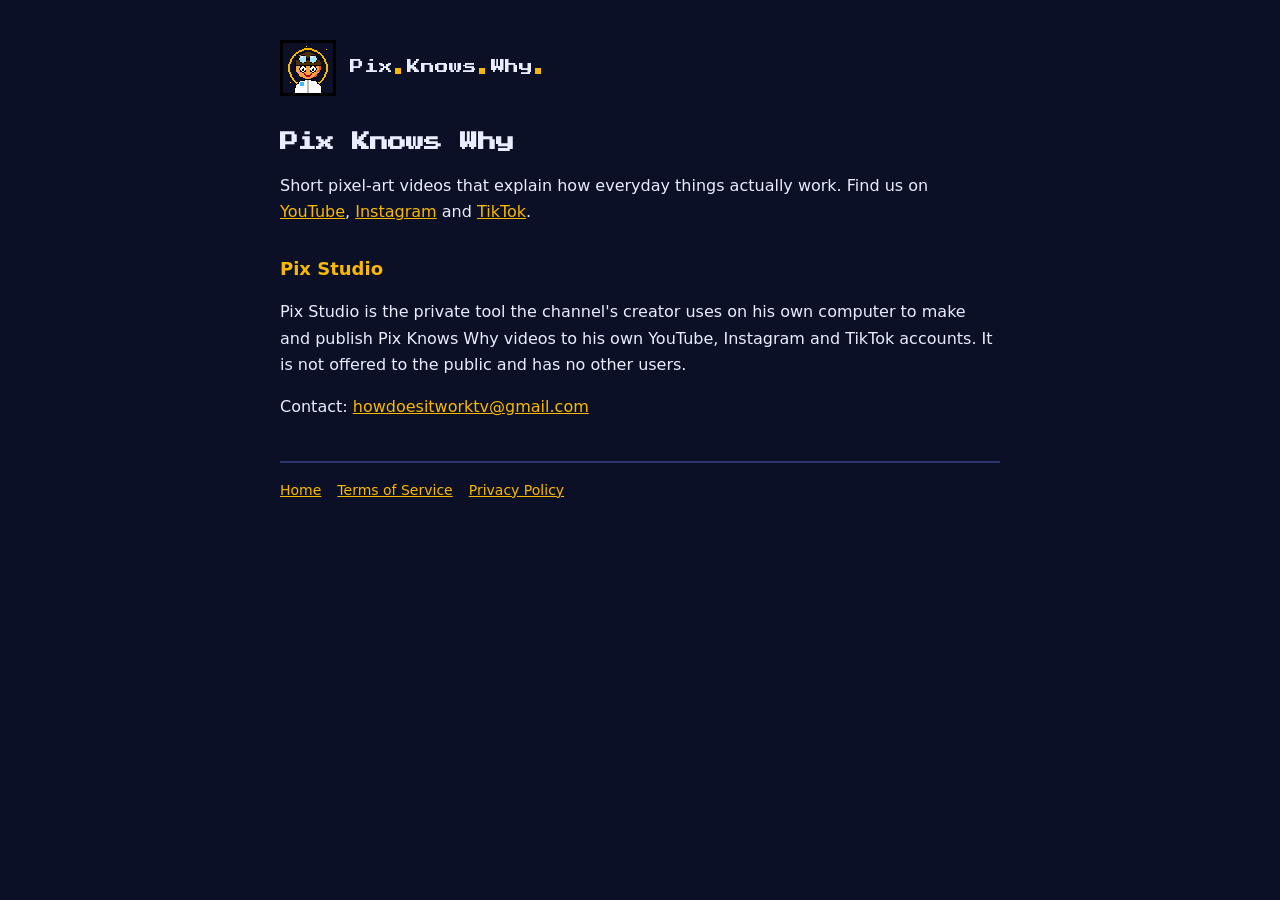
<file: index.html>
<!doctype html><html lang="en"><head><meta charset="utf-8"><meta name="viewport" content="width=device-width,initial-scale=1"><title>Pix Knows Why</title><link rel="stylesheet" href="style.css"></head><body><main><header><img src="pix.png" alt=""><div class="brand">Pix<i></i>Knows<i></i>Why<i></i></div></header>
<h1>Pix Knows Why</h1>
<p>Short pixel-art videos that explain how everyday things actually work. Find us on
<a href="https://www.youtube.com/@pixknowswhy">YouTube</a>, <a href="https://www.instagram.com/pixknowswhy">Instagram</a> and
<a href="https://www.tiktok.com/@pixknowswhy">TikTok</a>.</p>
<h2>Pix Studio</h2>
<p>Pix Studio is the private tool the channel's creator uses on his own computer to make and publish Pix Knows Why
videos to his own YouTube, Instagram and TikTok accounts. It is not offered to the public and has no other users.</p>
<p>Contact: <a href="mailto:howdoesitworktv@gmail.com">howdoesitworktv@gmail.com</a></p>
<nav><a href="index.html">Home</a><a href="terms.html">Terms of Service</a><a href="privacy.html">Privacy Policy</a></nav></main></body></html>
</file>
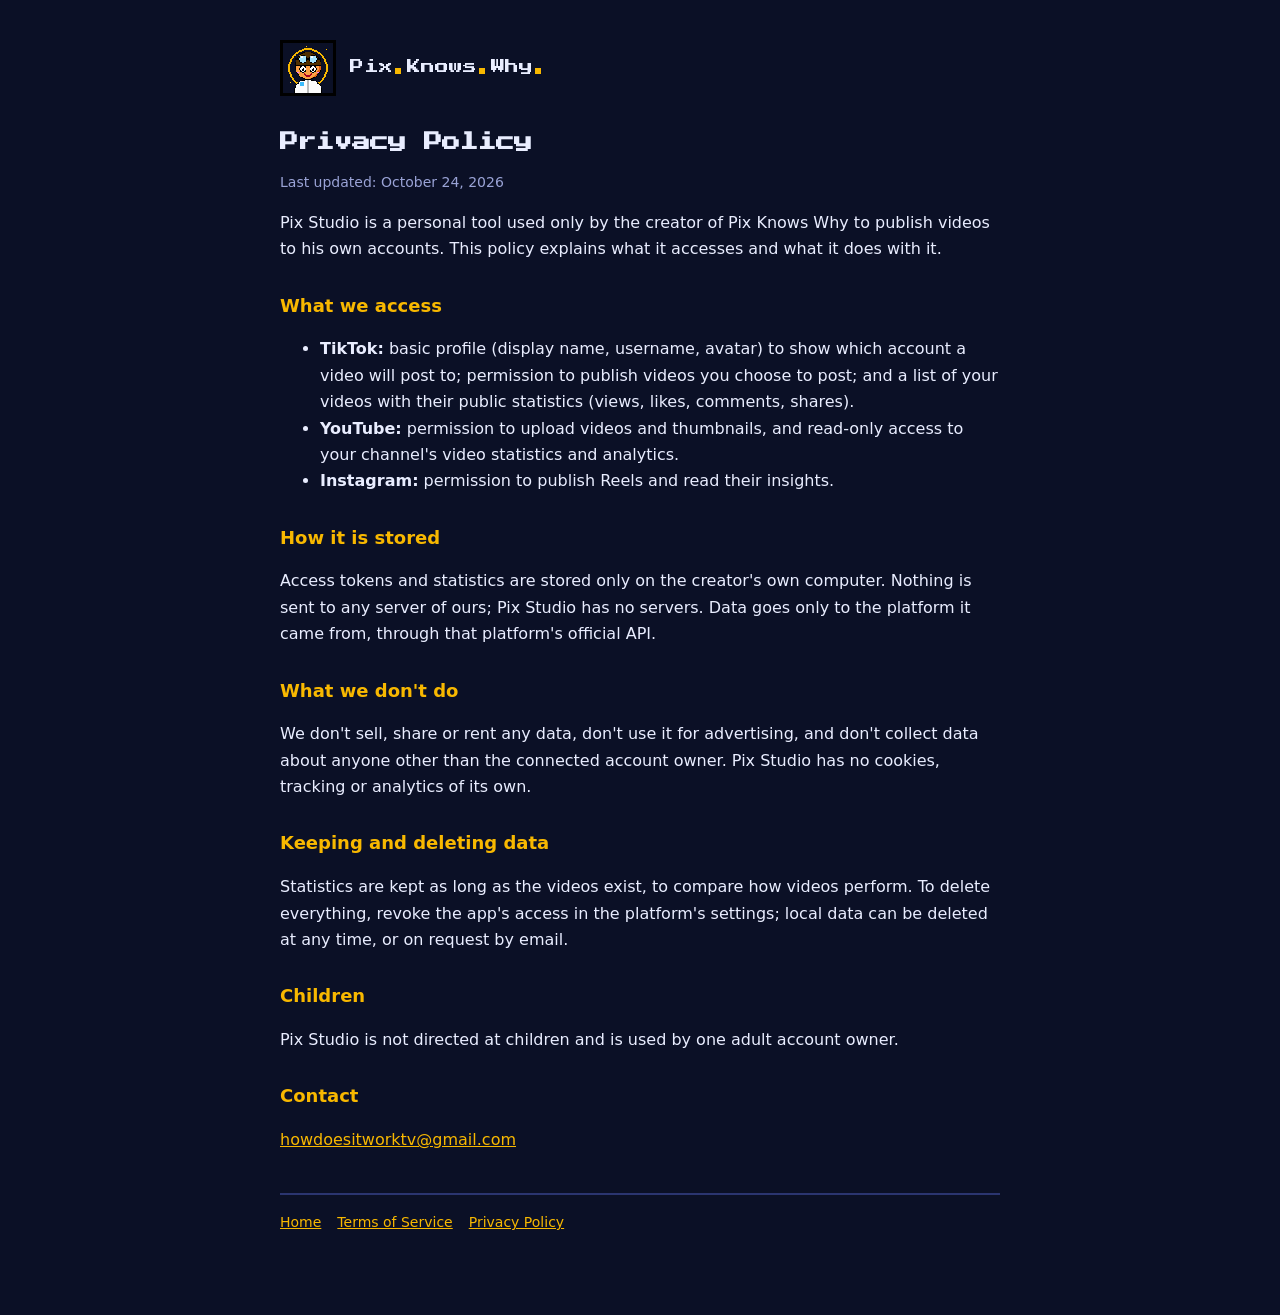
<file: privacy.html>
<!doctype html><html lang="en"><head><meta charset="utf-8"><meta name="viewport" content="width=device-width,initial-scale=1"><title>Privacy Policy</title><link rel="stylesheet" href="style.css"></head><body><main><header><img src="pix.png" alt=""><div class="brand">Pix<i></i>Knows<i></i>Why<i></i></div></header>
<h1>Privacy Policy</h1>
<p class="muted">Last updated: October 24, 2026</p>
<p>Pix Studio is a personal tool used only by the creator of Pix Knows Why to publish videos to his own accounts.
This policy explains what it accesses and what it does with it.</p>
<h2>What we access</h2>
<ul>
<li><b>TikTok:</b> basic profile (display name, username, avatar) to show which account a video will post to;
permission to publish videos you choose to post; and a list of your videos with their public statistics (views,
likes, comments, shares).</li>
<li><b>YouTube:</b> permission to upload videos and thumbnails, and read-only access to your channel's video
statistics and analytics.</li>
<li><b>Instagram:</b> permission to publish Reels and read their insights.</li>
</ul>
<h2>How it is stored</h2>
<p>Access tokens and statistics are stored only on the creator's own computer. Nothing is sent to any server of
ours; Pix Studio has no servers. Data goes only to the platform it came from, through that platform's official API.</p>
<h2>What we don't do</h2>
<p>We don't sell, share or rent any data, don't use it for advertising, and don't collect data about anyone other
than the connected account owner. Pix Studio has no cookies, tracking or analytics of its own.</p>
<h2>Keeping and deleting data</h2>
<p>Statistics are kept as long as the videos exist, to compare how videos perform. To delete everything, revoke the
app's access in the platform's settings; local data can be deleted at any time, or on request by email.</p>
<h2>Children</h2>
<p>Pix Studio is not directed at children and is used by one adult account owner.</p>
<h2>Contact</h2>
<p><a href="mailto:howdoesitworktv@gmail.com">howdoesitworktv@gmail.com</a></p>
<nav><a href="index.html">Home</a><a href="terms.html">Terms of Service</a><a href="privacy.html">Privacy Policy</a></nav></main></body></html>
</file>
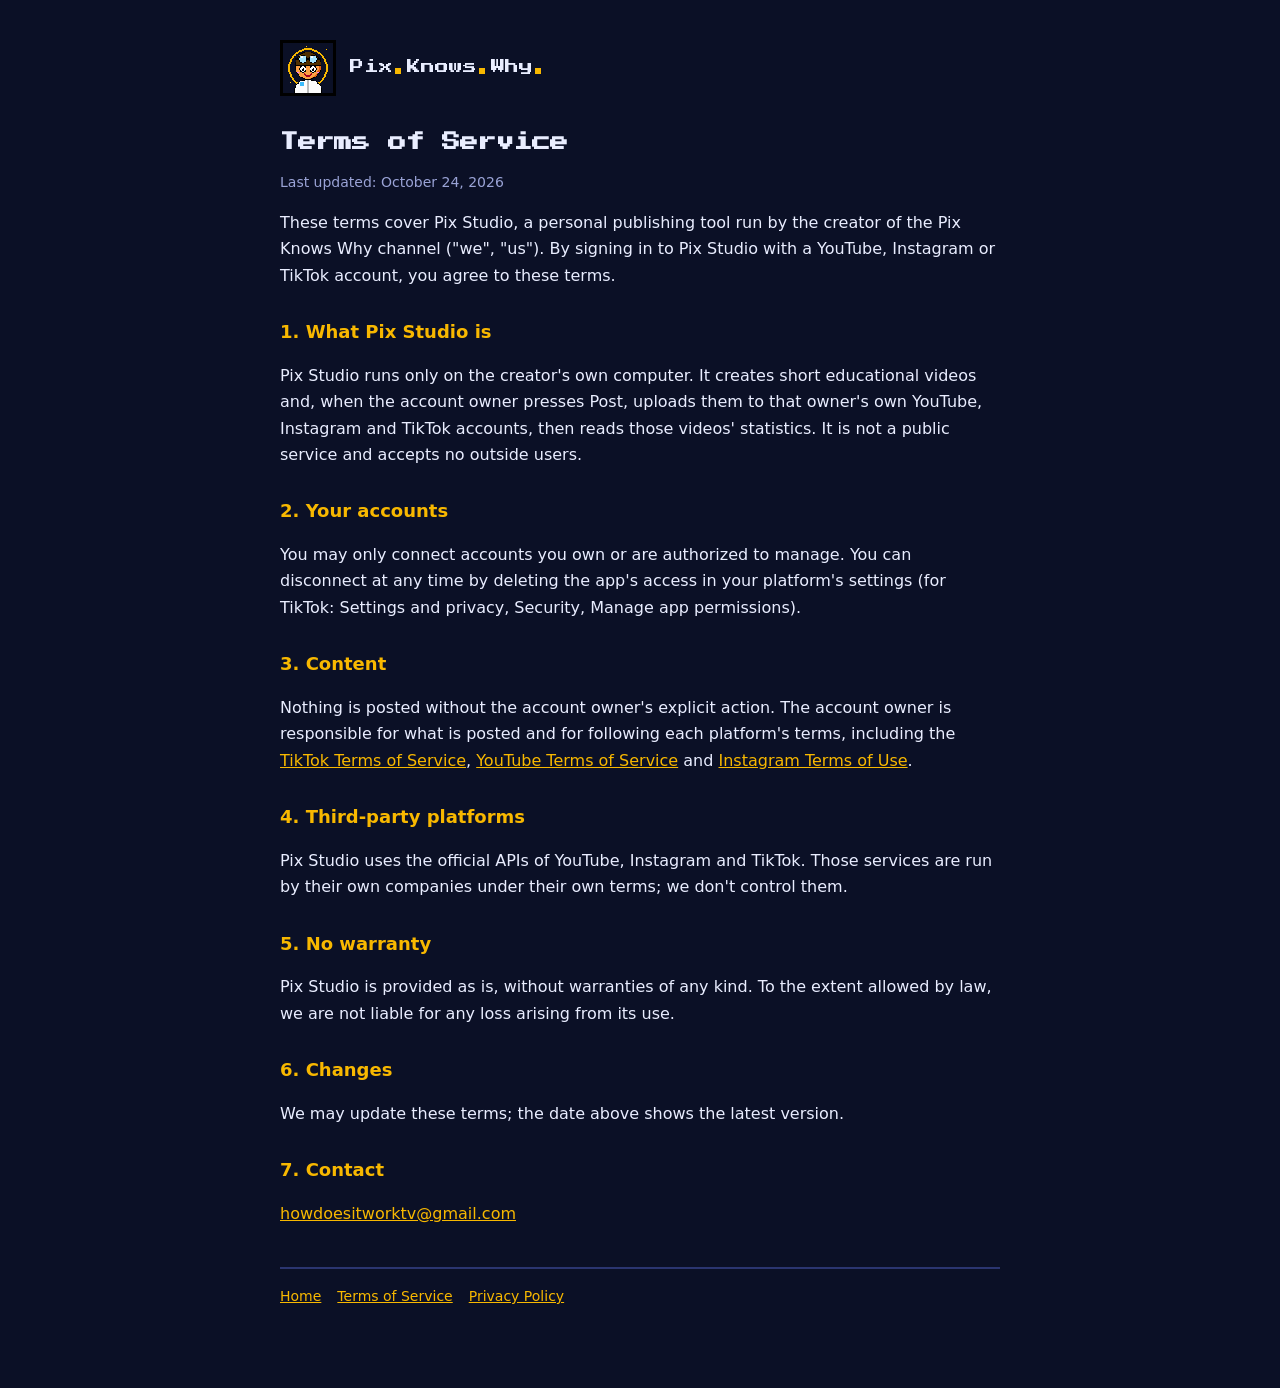
<file: terms.html>
<!doctype html><html lang="en"><head><meta charset="utf-8"><meta name="viewport" content="width=device-width,initial-scale=1"><title>Terms of Service</title><link rel="stylesheet" href="style.css"></head><body><main><header><img src="pix.png" alt=""><div class="brand">Pix<i></i>Knows<i></i>Why<i></i></div></header>
<h1>Terms of Service</h1>
<p class="muted">Last updated: October 24, 2026</p>
<p>These terms cover Pix Studio, a personal publishing tool run by the creator of the Pix Knows Why channel
("we", "us"). By signing in to Pix Studio with a YouTube, Instagram or TikTok account, you agree to these terms.</p>
<h2>1. What Pix Studio is</h2>
<p>Pix Studio runs only on the creator's own computer. It creates short educational videos and, when the account
owner presses Post, uploads them to that owner's own YouTube, Instagram and TikTok accounts, then reads those videos'
statistics. It is not a public service and accepts no outside users.</p>
<h2>2. Your accounts</h2>
<p>You may only connect accounts you own or are authorized to manage. You can disconnect at any time by deleting
the app's access in your platform's settings (for TikTok: Settings and privacy, Security, Manage app permissions).</p>
<h2>3. Content</h2>
<p>Nothing is posted without the account owner's explicit action. The account owner is responsible for what is
posted and for following each platform's terms, including the
<a href="https://www.tiktok.com/legal/page/global/terms-of-service/en">TikTok Terms of Service</a>,
<a href="https://www.youtube.com/t/terms">YouTube Terms of Service</a> and
<a href="https://help.instagram.com/581066165581870">Instagram Terms of Use</a>.</p>
<h2>4. Third-party platforms</h2>
<p>Pix Studio uses the official APIs of YouTube, Instagram and TikTok. Those services are run by their own companies
under their own terms; we don't control them.</p>
<h2>5. No warranty</h2>
<p>Pix Studio is provided as is, without warranties of any kind. To the extent allowed by law, we are not liable for
any loss arising from its use.</p>
<h2>6. Changes</h2>
<p>We may update these terms; the date above shows the latest version.</p>
<h2>7. Contact</h2>
<p><a href="mailto:howdoesitworktv@gmail.com">howdoesitworktv@gmail.com</a></p>
<nav><a href="index.html">Home</a><a href="terms.html">Terms of Service</a><a href="privacy.html">Privacy Policy</a></nav></main></body></html>
</file>
<file: style.css>
@font-face{font-family:"Press Start 2P";src:url(PressStart2P.ttf) format("truetype")}
:root{--night:#0b1026;--panel:#131a3d;--text:#e9edff;--muted:#9aa3d6;--yellow:#f8b800}
*{box-sizing:border-box}
body{margin:0;background:var(--night);color:var(--text);font:16px/1.65 system-ui,-apple-system,"Segoe UI",sans-serif}
main{max-width:760px;margin:0 auto;padding:40px 20px 80px}
header{display:flex;align-items:center;gap:14px;margin-bottom:32px}
header img{width:56px;height:56px;image-rendering:pixelated;border:3px solid #000}
.brand{font-family:"Press Start 2P",monospace;font-size:14px}.brand i{display:inline-block;width:6px;height:6px;background:var(--yellow);margin:0 6px 0 2px}
h1{font-family:"Press Start 2P",monospace;font-size:18px;line-height:1.6;margin:0 0 8px}
h2{font-size:18px;margin:28px 0 8px;color:var(--yellow)}
p,li{color:var(--text)}.muted{color:var(--muted);font-size:14px}
a{color:var(--yellow)}
nav{margin-top:40px;padding-top:16px;border-top:2px solid #2b3570;font-size:14px}nav a{margin-right:16px}
</file>
